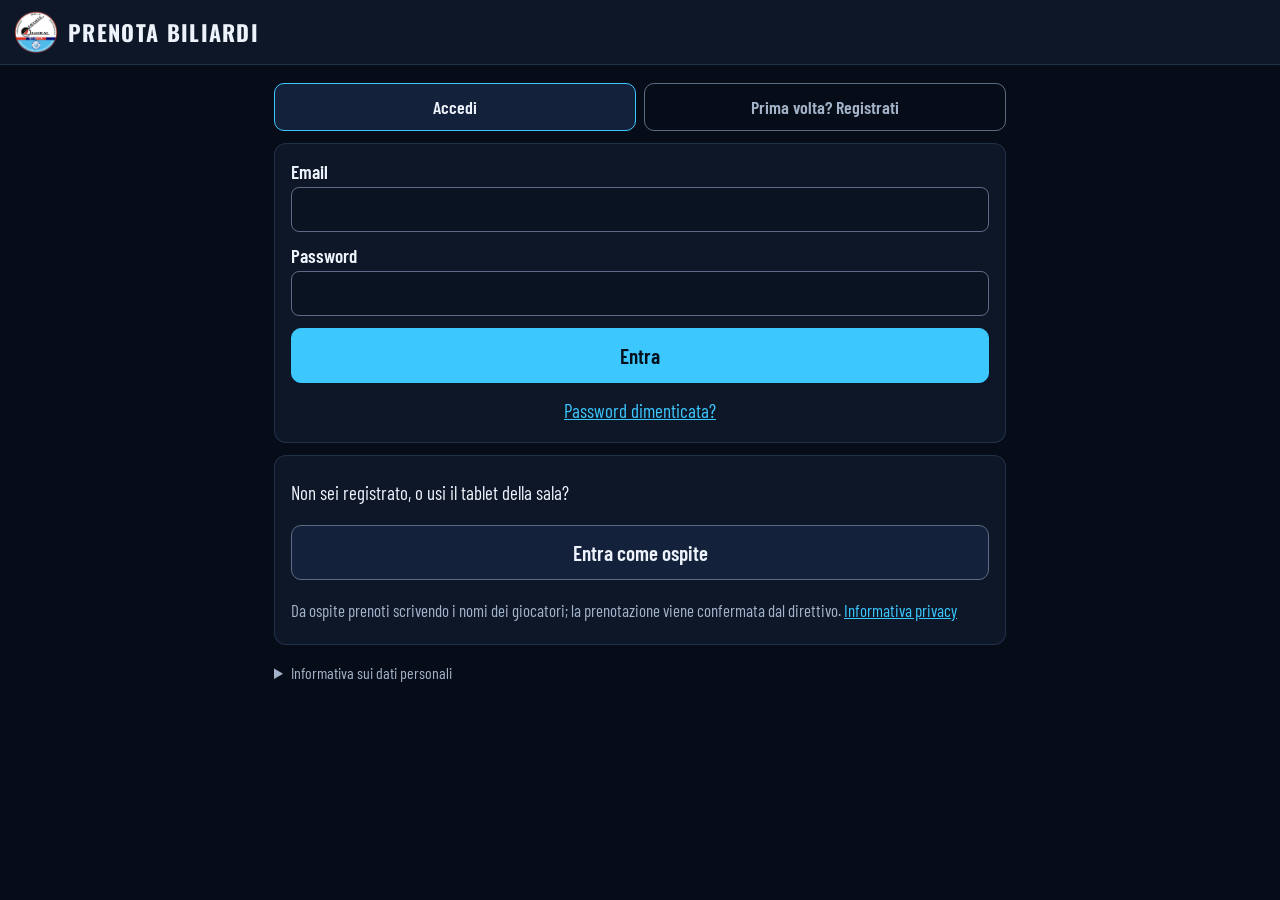
<file: index.html>
<!doctype html>
<html lang="it">
<head>
<meta charset="utf-8">
<meta name="viewport" content="width=device-width,initial-scale=1,viewport-fit=cover">
<title>Prenota 2P · Biliardo Seconda Passione</title>
<meta name="description" content="Prenotazione dei biliardi del Biliardo Seconda Passione">
<link rel="icon" href="img/logo.png">
<link rel="manifest" href="manifest.webmanifest">
<meta name="theme-color" content="#070d18">
<link rel="apple-touch-icon" href="img/icona-180.png?v=3">
<meta name="mobile-web-app-capable" content="yes">
<meta name="apple-mobile-web-app-capable" content="yes">
<meta name="apple-mobile-web-app-status-bar-style" content="black">
<meta name="apple-mobile-web-app-title" content="Prenota 2P">
<link rel="preconnect" href="https://fonts.gstatic.com" crossorigin>
<link rel="stylesheet" href="https://fonts.googleapis.com/css2?family=Barlow+Condensed:wght@500;600;700&family=Oswald:wght@600;700&display=swap">
<link rel="stylesheet" href="css/prenota.css?v=2026112502">
<link rel="stylesheet" href="css/statistiche.css?v=2026112502">
</head>
<body>
<header class="testata">
  <img src="img/logo-96.png" alt="" width="44" height="44">
  <div class="titoli">
    <div class="titolo">Prenota biliardi</div>
    <div id="oggi" class="sotto"></div>
  </div>
  <!-- nome dell'utente (o «Ospite») con la tendina: Esci per i soci, Login / Registrati per gli ospiti -->
  <div class="menu-utente destra">
    <button id="utente" class="sotto" type="button" aria-haspopup="menu" aria-expanded="false" aria-controls="tendina-utente" hidden></button>
    <div id="tendina-utente" class="tendina" role="menu" hidden>
      <button type="button" role="menuitem" data-voce="accedi">Login / Registrati</button>
      <button type="button" role="menuitem" data-voce="esci">Esci</button>
    </div>
  </div>
</header>

<!-- ============ accesso / registrazione ============ -->
<main id="accesso" class="wrap" hidden>
  <div class="scegli-accesso">
    <button class="attivo" data-vai="accedi">Accedi</button>
    <button data-vai="registrati">Prima volta? Registrati</button>
  </div>
  <form id="form-accedi" class="pannello">
    <label>Email <input name="email" type="email" autocomplete="username" required></label>
    <label>Password <input name="pw" type="password" autocomplete="current-password" required></label>
    <button class="btn primario grande" type="submit">Entra</button>
    <button class="link" type="button" id="pw-dimenticata">Password dimenticata?</button>
  </form>
  <div class="pannello">
    <p>Non sei registrato, o usi il tablet della sala?</p>
    <button class="btn grande" type="button" id="entra-ospite">Entra come ospite</button>
    <p class="meta">Da ospite prenoti scrivendo i nomi dei giocatori; la prenotazione viene confermata dal direttivo.
      <a href="privacy.html">Informativa privacy</a></p>
  </div>
  <form id="form-registrati" class="pannello" hidden>
    <p>Registrati con la tua email. Il direttivo controlla che tu sia socio e abilita l'utenza: poi potrai prenotare.</p>
    <label>Nome e cognome <input name="nome" autocomplete="name" maxlength="60" required></label>
    <label>Email <input name="email" type="email" autocomplete="username" required></label>
    <label>Scegli una password (almeno 6 caratteri) <input name="pw" type="password" autocomplete="new-password" minlength="6" required></label>
    <label>Ripeti la password <input name="pw2" type="password" autocomplete="new-password" minlength="6" required></label>
    <label>Il tuo livello di gioco <select name="livello"></select></label>
    <label class="spunta"><input type="checkbox" required> Ho letto l'informativa qui sotto</label>
    <button class="btn primario grande" type="submit">Invia la richiesta</button>
  </form>
  <details class="privacy">
    <summary>Informativa sui dati personali</summary>
    <p>L'ASD Biliardo Seconda Passione conserva nome, cognome, email e livello di gioco dei soci, e le loro prenotazioni,
      solo per gestire l'uso dei biliardi. Nome e prenotazioni sono visibili agli altri soci abilitati; l'email solo al direttivo.
      I dati sono custoditi su Google Firebase (server in Belgio). Per farli correggere o cancellare scrivi al direttivo.
      <a href="privacy.html">Leggi l'informativa completa</a>.</p>
  </details>
</main>

<!-- utenza senza scheda socio -->
<main id="completa" class="wrap" hidden>
  <form id="form-completa" class="pannello">
    <h2>Completa la registrazione</h2>
    <label>Nome e cognome <input name="nome" autocomplete="name" maxlength="60" required></label>
    <label>Il tuo livello di gioco <select name="livello"></select></label>
    <button class="btn primario grande" type="submit">Invia la richiesta</button>
    <button class="btn esci" type="button">Esci</button>
  </form>
</main>

<!-- in attesa di approvazione -->
<main id="attesa" class="wrap" hidden>
  <div class="pannello">
    <h2>Richiesta inviata</h2>
    <p>Ciao <b id="attesa-nome"></b>, la tua richiesta è arrivata al direttivo.
      Appena verrà approvata potrai prenotare i biliardi.</p>
    <button class="btn primario grande" id="ricontrolla">Ricontrolla</button>
    <button class="btn esci" type="button">Esci</button>
  </div>
</main>

<!-- ============ app ============ -->
<div id="app" hidden>
  <nav>
    <button class="attivo" data-tab="tab-oggi">Prenota</button>
    <button data-tab="tab-bacheca" data-solo-soci>Avversari <span id="conta-bacheca" class="conta" hidden></span></button>
    <button data-tab="tab-stat" data-solo-soci>Statistiche</button>
    <button data-tab="tab-profilo">Profilo</button>
    <button data-tab="tab-soci" id="tab-soci-btn" data-solo-soci hidden>Admin <span id="conta-soci" class="conta" hidden></span></button>
  </nav>

  <main class="wrap">
    <section id="tab-oggi" class="tab">
      <div class="scegli-giorno">
        <button data-giorno="" id="giorno-oggi">Oggi</button>
        <button data-giorno="" id="giorno-domani">Domani</button>
      </div>
      <p class="avviso">Tocca uno spazio <b>verde</b>: si prenotano 2 ore, poi puoi allungare, accorciare o spostare.</p>
      <p class="meta">Le partite che iniziano prima delle 13 si prenotano dalle 21 della sera prima; quelle dalle 13 alle 22, dalle 9 del giorno stesso.</p>
      <p id="avviso-padrini" class="avviso padrini" hidden></p>
      <div class="legenda">
        <span class="lg libera">Libero</span>
        <span class="lg passata">Libero, orario già passato</span>
        <span class="lg presto">Non ancora prenotabile</span>
        <span class="lg aperta">Cerca avversario</span>
        <span class="lg confermata">Prenotato</span>
        <span class="lg da_confermare">Da confermare</span>
        <span class="lg mia">La tua</span>
      </div>
      <div id="griglia"></div>
    </section>

    <section id="tab-bacheca" class="tab" hidden>
      <h2>Cercano un avversario oggi</h2>
      <ul id="bacheca" class="schede"></ul>
    </section>

    <!-- statistiche: «Circolo» senza nomi, «Le mie» visibili solo al socio collegato -->
    <section id="tab-stat" class="tab" hidden>
      <div class="comandi">
        <div class="segmenti" role="group" aria-label="Di chi" id="vista">
          <button data-vista="circolo" class="attivo">Circolo</button>
          <button data-vista="mie">Le mie</button>
        </div>
        <div class="segmenti" role="group" aria-label="Periodo" id="periodi">
          <button data-tipo="settimana">Settimana</button>
          <button data-tipo="mese" class="attivo">Mese</button>
          <button data-tipo="anno">Anno</button>
        </div>
        <div class="naviga">
          <button class="btn piccolo" id="prec" aria-label="Periodo precedente">◀</button>
          <b id="periodo-etichetta"></b>
          <button class="btn piccolo" id="succ" aria-label="Periodo successivo">▶</button>
        </div>
        <button class="btn piccolo" id="csv">Scarica CSV (Excel)</button>
      </div>
      <p id="carico" class="meta">Carico i dati…</p>
      <div class="tiles" id="tiles"></div>
      <div class="carta">
        <h2><span id="titolo-andamento">Ore prenotate</span> <span class="meta" id="andamento-unita"></span></h2>
        <div id="andamento" class="barre"></div>
      </div>
      <div class="due">
        <div class="carta">
          <h2 id="titolo-biliardo">Per biliardo</h2>
          <div id="per-biliardo"></div>
        </div>
        <div class="carta">
          <h2>Tipo di partita</h2>
          <div id="per-tipo"></div>
        </div>
      </div>
      <div class="carta">
        <h2 id="titolo-mappa">Quando si gioca</h2>
        <p class="meta" id="nota-mappa"></p>
        <div id="mappa" class="mappa-box"></div>
      </div>
      <div class="due" id="solo-mie" hidden>
        <div class="carta">
          <h2>I miei avversari</h2>
          <div id="top"></div>
        </div>
        <div class="carta">
          <h2>Le mie richieste «Cerco avversario»</h2>
          <div id="cerco"></div>
        </div>
      </div>
      <p class="meta" id="nota-fondo"></p>
    </section>

    <section id="tab-profilo" class="tab" hidden>
      <div id="profilo-ospite" class="pannello" hidden>
        <h2>Sei entrato come ospite</h2>
        <p>Le tue prenotazioni restano su questo dispositivo e vengono confermate dal direttivo.
          Se sei socio, esci e registrati: potrai cercare avversari.</p>
      </div>
      <form id="form-profilo" class="pannello">
        <h2>Il tuo profilo</h2>
        <label>Nome <input name="nome" disabled></label>
        <label>Email <input name="email" disabled></label>
        <label>Livello di gioco <select name="livello"></select></label>
        <button class="btn primario" type="submit">Salva</button>
      </form>
      <div class="pannello">
        <button class="btn" id="cambia-pw" type="button">Cambia password</button>
        <a class="btn" href="manuale.html">Come si usa</a>
        <a class="btn" href="privacy.html">Informativa privacy</a>
        <button class="btn" id="esci" type="button">Esci</button>
      </div>
    </section>

    <section id="tab-soci" class="tab" hidden>
      <h2>Prenotazioni da confermare</h2>
      <ul id="da-confermare" class="schede"></ul>
      <h2>Nuovi soci da approvare</h2>
      <ul id="soci-attesa" class="schede"></ul>
      <h2>Soci</h2>
      <ul id="soci-elenco" class="schede"></ul>
      <h2>Conservazione dei dati</h2>
      <div class="pannello">
        <p>Togli i nomi dalle prenotazioni più vecchie di
          <select id="anon-mesi"><option value="12">12 mesi</option><option value="24" selected>24 mesi</option><option value="36">36 mesi</option></select>.
          Restano biliardo, giorno, orario e tipo di partita, quindi le statistiche non cambiano.</p>
        <button class="btn" type="button" id="anonimizza">Togli i nomi dalle prenotazioni vecchie</button>
        <p class="meta">Per cancellare un socio uscito dal circolo usa «Cancella» nella sua scheda qui sopra.</p>
      </div>
    </section>
  </main>
</div>

<!-- barra della selezione: sposta, cambia durata, avanti -->
<div id="barra-sel" hidden>
  <div class="sel-info"><b id="sel-titolo"></b> · <span id="sel-durata"></span></div>
  <div id="sel-errore" class="sel-errore"></div>
  <div class="sel-pulsanti">
    <span class="sel-gruppo">Orario <button class="btn piccolo" data-sel="prima" aria-label="Mezz'ora prima">▲ prima</button><button class="btn piccolo" data-sel="dopo" aria-label="Mezz'ora dopo">▼ dopo</button></span>
    <span class="sel-gruppo">Durata <button class="btn piccolo" data-sel="meno" aria-label="Mezz'ora in meno">−</button><button class="btn piccolo" data-sel="piu" aria-label="Mezz'ora in più">+</button></span>
  </div>
  <div class="riga">
    <button class="btn primario" data-sel="avanti" id="sel-avanti">Avanti</button>
    <button class="btn" data-sel="annulla">Annulla</button>
  </div>
</div>

<!-- nuova prenotazione -->
<dialog id="dlg-prenota">
  <form id="form-prenota">
    <h3 id="prenota-titolo"></h3>
    <div id="prenota-soci" class="colonna">
      <fieldset>
        <legend>Con chi giochi?</legend>
        <label class="spunta"><input type="radio" name="modo" value="persona" checked> Con un'altra persona</label>
        <label class="spunta"><input type="radio" name="modo" value="solo"> Da solo</label>
        <label class="spunta"><input type="radio" name="modo" value="cerca"> <b>Cerco un avversario</b></label>
      </fieldset>
      <div data-modo="persona" class="colonna">
        <label>Nome dell'avversario <input name="avversario" list="elenco-soci" maxlength="60" autocomplete="off" placeholder="scrivi o scegli un socio"></label>
        <datalist id="elenco-soci"></datalist>
        <label class="spunta"><input type="checkbox" name="nonSocio"> Non è socio (ospite)</label>
      </div>
      <div data-modo="cerca" hidden class="colonna">
        <label>Il tuo livello <select name="livello"></select></label>
        <label>Nota (facoltativa) <input name="nota" maxlength="120" placeholder="es. sono nuovo, cerco una partita tranquilla"></label>
        <p class="meta">Se nessuno si aggiunge, 3 ore prima dell'inizio il biliardo si libera da solo.</p>
      </div>
    </div>
    <div id="prenota-ospite" class="colonna" hidden>
      <label>Il tuo nome e cognome <input name="nomeOspite" maxlength="60" autocomplete="off"></label>
      <label>Nome dell'avversario <input name="avversarioOspite" maxlength="60" autocomplete="off"></label>
      <label class="spunta"><input type="checkbox" name="solo"> Gioco da solo</label>
      <p class="meta">La prenotazione sarà confermata dal direttivo.</p>
    </div>
    <div class="riga">
      <button class="btn primario grande" type="submit">Prenota</button>
      <button class="btn" type="button" id="prenota-annulla">Indietro</button>
    </div>
  </form>
</dialog>

<!-- dettaglio prenotazione -->
<dialog id="dlg-dettaglio">
  <div id="dettaglio"></div>
  <div id="dettaglio-azioni" class="riga a-capo"></div>
</dialog>

<!-- conferma -->
<dialog id="dlg-chiedi">
  <p id="chiedi-testo" class="grande"></p>
  <div class="riga"><button class="btn primario" id="chiedi-si"></button><button class="btn" id="chiedi-no"></button></div>
</dialog>

<div id="suggerimento" role="tooltip" hidden></div>
<div id="toast" role="status" aria-live="polite"></div>

<script src="js/config.js?v=2026112502"></script>
<script src="js/util.js?v=2026112502"></script>
<script src="js/dati.js?v=2026112502"></script>
<script src="js/griglia.js?v=2026112502"></script>
<script src="js/prenotazione.js?v=2026112502"></script>
<script src="js/bacheca.js?v=2026112502"></script>
<script src="js/soci.js?v=2026112502"></script>
<script src="js/statistiche.js?v=2026112502"></script>
<script src="js/avvio.js?v=2026112502"></script>
</body>
</html>
</file>
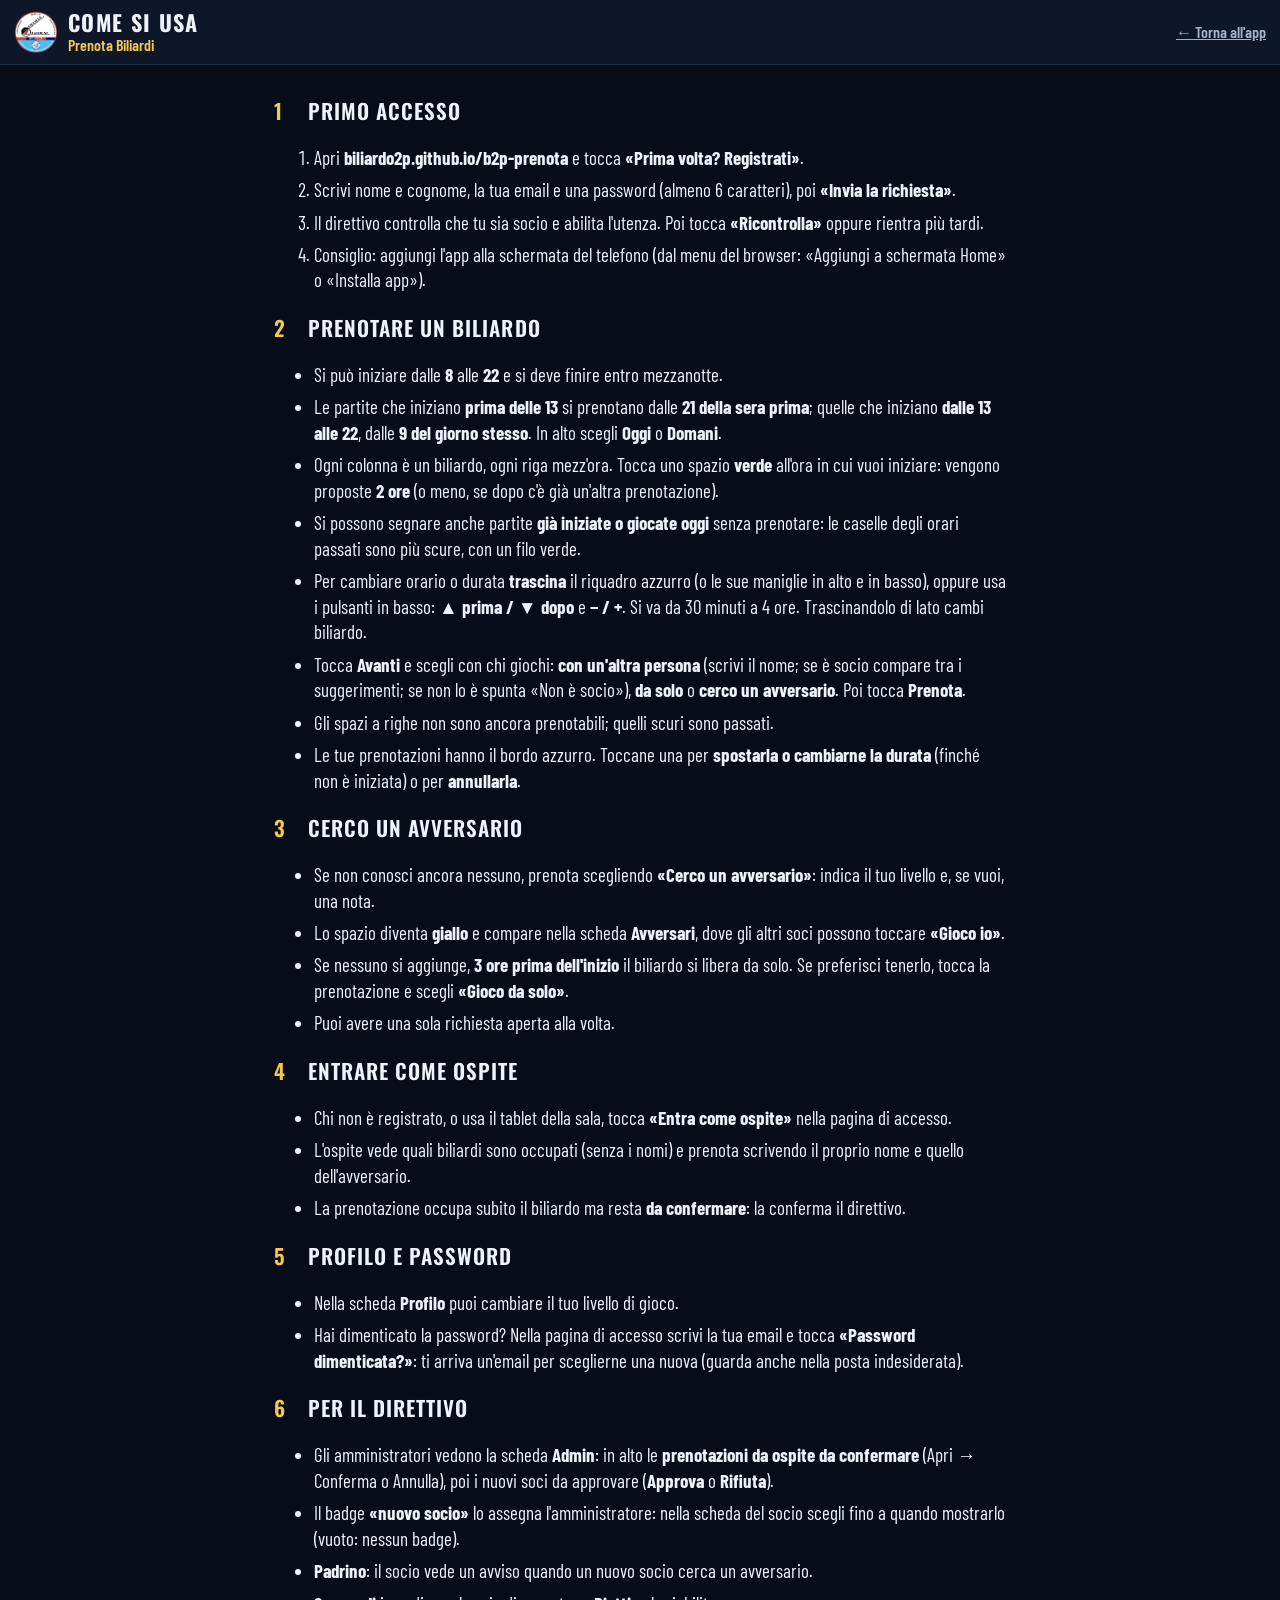
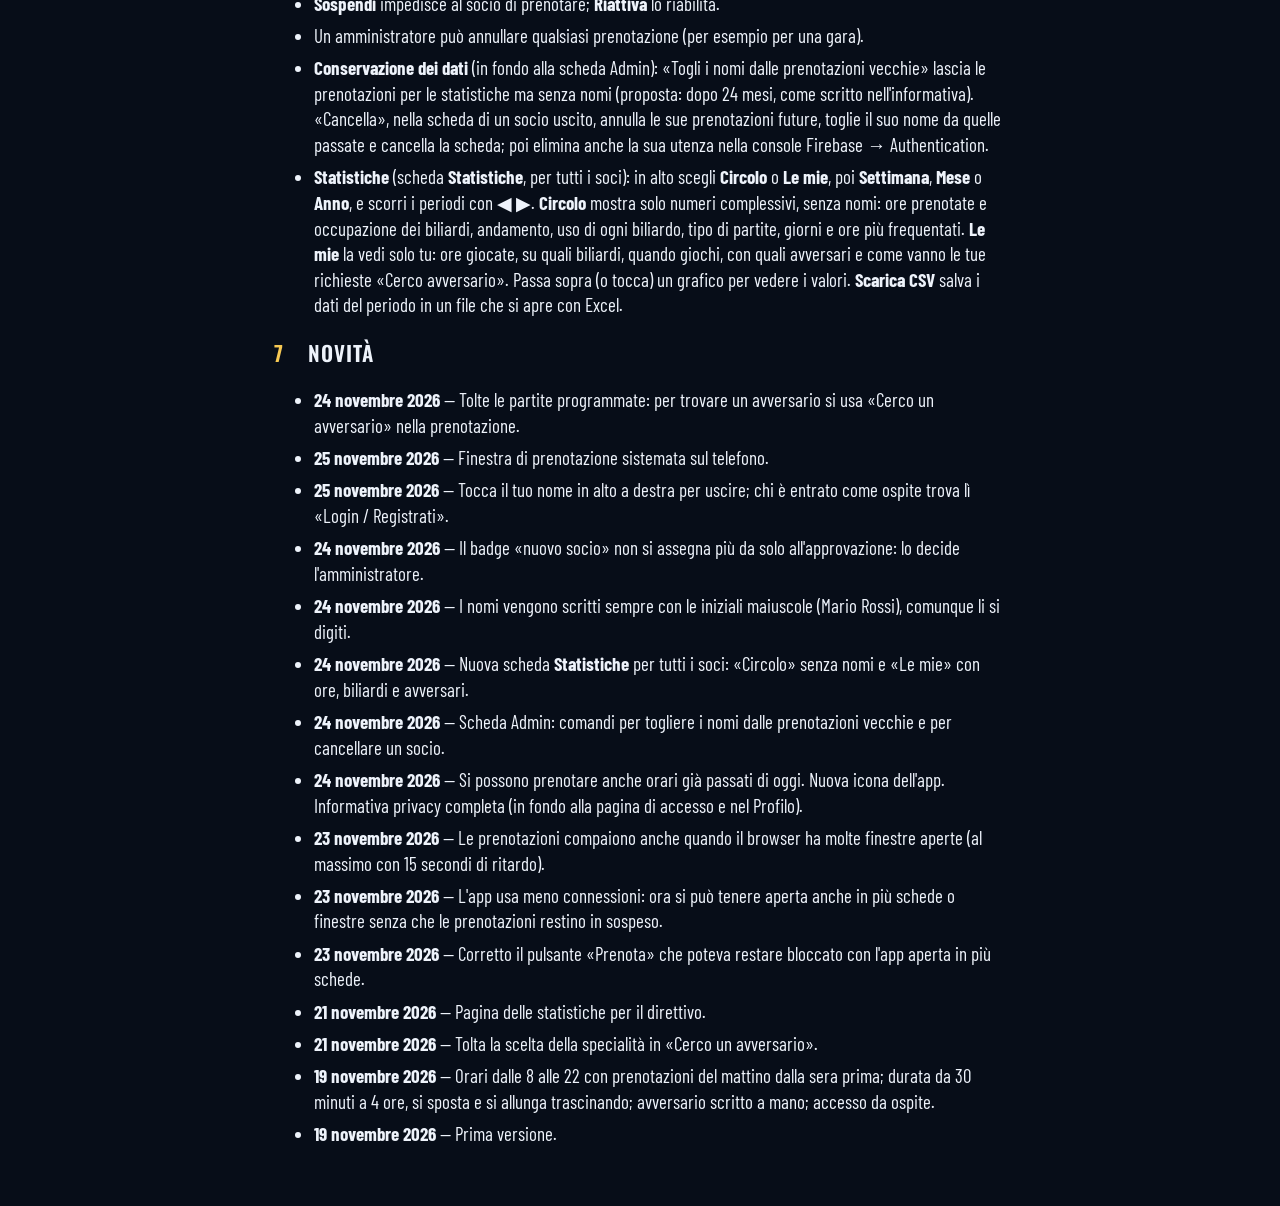
<file: manuale.html>
<!doctype html>
<html lang="it">
<head>
<meta charset="utf-8">
<meta name="viewport" content="width=device-width,initial-scale=1,viewport-fit=cover">
<title>Come si usa · Prenota 2P</title>
<link rel="icon" href="img/logo.png">
<link rel="preconnect" href="https://fonts.gstatic.com" crossorigin>
<link rel="stylesheet" href="https://fonts.googleapis.com/css2?family=Barlow+Condensed:wght@500;600;700&family=Oswald:wght@600;700&display=swap">
<link rel="stylesheet" href="css/prenota.css?v=2026112502">
<style>
  .manuale li{margin:.35em 0;line-height:1.35}
  .manuale h2 .n{display:inline-block;min-width:1.6em;color:var(--gold)}
  .manuale a{color:var(--home)}
</style>
</head>
<body>
<header class="testata">
  <img src="img/logo-96.png" alt="" width="44" height="44">
  <div class="titoli"><div class="titolo">Come si usa</div><div class="sotto">Prenota biliardi</div></div>
  <a class="sotto destra" href="./">← Torna all'app</a>
</header>
<main class="wrap manuale">

<h2><span class="n">1</span>Primo accesso</h2>
<ol>
  <li>Apri <b>biliardo2p.github.io/b2p-prenota</b> e tocca <b>«Prima volta? Registrati»</b>.</li>
  <li>Scrivi nome e cognome, la tua email e una password (almeno 6 caratteri), poi <b>«Invia la richiesta»</b>.</li>
  <li>Il direttivo controlla che tu sia socio e abilita l'utenza. Poi tocca <b>«Ricontrolla»</b> oppure rientra più tardi.</li>
  <li>Consiglio: aggiungi l'app alla schermata del telefono (dal menu del browser: «Aggiungi a schermata Home» o «Installa app»).</li>
</ol>

<h2><span class="n">2</span>Prenotare un biliardo</h2>
<ul>
  <li>Si può iniziare dalle <b>8</b> alle <b>22</b> e si deve finire entro mezzanotte.</li>
  <li>Le partite che iniziano <b>prima delle 13</b> si prenotano dalle <b>21 della sera prima</b>; quelle che iniziano <b>dalle 13 alle 22</b>, dalle <b>9 del giorno stesso</b>.
    In alto scegli <b>Oggi</b> o <b>Domani</b>.</li>
  <li>Ogni colonna è un biliardo, ogni riga mezz'ora. Tocca uno spazio <b>verde</b> all'ora in cui vuoi iniziare: vengono proposte <b>2 ore</b> (o meno, se dopo c'è già un'altra prenotazione).</li>
  <li>Si possono segnare anche partite <b>già iniziate o giocate oggi</b> senza prenotare: le caselle degli orari passati sono più scure, con un filo verde.</li>
  <li>Per cambiare orario o durata <b>trascina</b> il riquadro azzurro (o le sue maniglie in alto e in basso), oppure usa i pulsanti in basso: <b>▲ prima / ▼ dopo</b> e <b>− / +</b>. Si va da 30 minuti a 4 ore. Trascinandolo di lato cambi biliardo.</li>
  <li>Tocca <b>Avanti</b> e scegli con chi giochi: <b>con un'altra persona</b> (scrivi il nome; se è socio compare tra i suggerimenti; se non lo è spunta «Non è socio»), <b>da solo</b> o <b>cerco un avversario</b>. Poi tocca <b>Prenota</b>.</li>
  <li>Gli spazi a righe non sono ancora prenotabili; quelli scuri sono passati.</li>
  <li>Le tue prenotazioni hanno il bordo azzurro. Toccane una per <b>spostarla o cambiarne la durata</b> (finché non è iniziata) o per <b>annullarla</b>.</li>
</ul>

<h2><span class="n">3</span>Cerco un avversario</h2>
<ul>
  <li>Se non conosci ancora nessuno, prenota scegliendo <b>«Cerco un avversario»</b>: indica il tuo livello e, se vuoi, una nota.</li>
  <li>Lo spazio diventa <b>giallo</b> e compare nella scheda <b>Avversari</b>, dove gli altri soci possono toccare <b>«Gioco io»</b>.</li>
  <li>Se nessuno si aggiunge, <b>3 ore prima dell'inizio</b> il biliardo si libera da solo. Se preferisci tenerlo, tocca la prenotazione e scegli <b>«Gioco da solo»</b>.</li>
  <li>Puoi avere una sola richiesta aperta alla volta.</li>
</ul>

<h2><span class="n">4</span>Entrare come ospite</h2>
<ul>
  <li>Chi non è registrato, o usa il tablet della sala, tocca <b>«Entra come ospite»</b> nella pagina di accesso.</li>
  <li>L'ospite vede quali biliardi sono occupati (senza i nomi) e prenota scrivendo il proprio nome e quello dell'avversario.</li>
  <li>La prenotazione occupa subito il biliardo ma resta <b>da confermare</b>: la conferma il direttivo.</li>
</ul>

<h2><span class="n">5</span>Profilo e password</h2>
<ul>
  <li>Nella scheda <b>Profilo</b> puoi cambiare il tuo livello di gioco.</li>
  <li>Hai dimenticato la password? Nella pagina di accesso scrivi la tua email e tocca <b>«Password dimenticata?»</b>: ti arriva un'email per sceglierne una nuova (guarda anche nella posta indesiderata).</li>
</ul>

<h2><span class="n">6</span>Per il direttivo</h2>
<ul>
  <li>Gli amministratori vedono la scheda <b>Admin</b>: in alto le <b>prenotazioni da ospite da confermare</b> (Apri → Conferma o Annulla), poi i nuovi soci da approvare (<b>Approva</b> o <b>Rifiuta</b>).</li>
  <li>Il badge <b>«nuovo socio»</b> lo assegna l'amministratore: nella scheda del socio scegli fino a quando mostrarlo (vuoto: nessun badge).</li>
  <li><b>Padrino</b>: il socio vede un avviso quando un nuovo socio cerca un avversario.</li>
  <li><b>Sospendi</b> impedisce al socio di prenotare; <b>Riattiva</b> lo riabilita.</li>
  <li>Un amministratore può annullare qualsiasi prenotazione (per esempio per una gara).</li>
  <li><b>Conservazione dei dati</b> (in fondo alla scheda Admin): «Togli i nomi dalle prenotazioni vecchie» lascia le prenotazioni per le statistiche ma senza nomi (proposta: dopo 24 mesi, come scritto nell'informativa). «Cancella», nella scheda di un socio uscito, annulla le sue prenotazioni future, toglie il suo nome da quelle passate e cancella la scheda; poi elimina anche la sua utenza nella console Firebase → Authentication.</li>
  <li><b>Statistiche</b> (scheda <b>Statistiche</b>, per tutti i soci): in alto scegli <b>Circolo</b> o <b>Le mie</b>, poi <b>Settimana</b>, <b>Mese</b> o <b>Anno</b>, e scorri i periodi con ◀ ▶. <b>Circolo</b> mostra solo numeri complessivi, senza nomi: ore prenotate e occupazione dei biliardi, andamento, uso di ogni biliardo, tipo di partite, giorni e ore più frequentati. <b>Le mie</b> la vedi solo tu: ore giocate, su quali biliardi, quando giochi, con quali avversari e come vanno le tue richieste «Cerco avversario». Passa sopra (o tocca) un grafico per vedere i valori. <b>Scarica CSV</b> salva i dati del periodo in un file che si apre con Excel.</li>
</ul>

<h2 id="novita"><span class="n">7</span>Novità</h2>
<ul>
  <li><b>24 novembre 2026</b> — Tolte le partite programmate: per trovare un avversario si usa «Cerco un avversario» nella prenotazione.</li>
  <li><b>25 novembre 2026</b> — Finestra di prenotazione sistemata sul telefono.</li>
  <li><b>25 novembre 2026</b> — Tocca il tuo nome in alto a destra per uscire; chi è entrato come ospite trova lì «Login / Registrati».</li>
  <li><b>24 novembre 2026</b> — Il badge «nuovo socio» non si assegna più da solo all'approvazione: lo decide l'amministratore.</li>
  <li><b>24 novembre 2026</b> — I nomi vengono scritti sempre con le iniziali maiuscole (Mario Rossi), comunque li si digiti.</li>
  <li><b>24 novembre 2026</b> — Nuova scheda <b>Statistiche</b> per tutti i soci: «Circolo» senza nomi e «Le mie» con ore, biliardi e avversari.</li>
  <li><b>24 novembre 2026</b> — Scheda Admin: comandi per togliere i nomi dalle prenotazioni vecchie e per cancellare un socio.</li>
  <li><b>24 novembre 2026</b> — Si possono prenotare anche orari già passati di oggi. Nuova icona dell'app. Informativa privacy completa (in fondo alla pagina di accesso e nel Profilo).</li>
  <li><b>23 novembre 2026</b> — Le prenotazioni compaiono anche quando il browser ha molte finestre aperte (al massimo con 15 secondi di ritardo).</li>
  <li><b>23 novembre 2026</b> — L'app usa meno connessioni: ora si può tenere aperta anche in più schede o finestre senza che le prenotazioni restino in sospeso.</li>
  <li><b>23 novembre 2026</b> — Corretto il pulsante «Prenota» che poteva restare bloccato con l'app aperta in più schede.</li>
  <li><b>21 novembre 2026</b> — Pagina delle statistiche per il direttivo.</li>
  <li><b>21 novembre 2026</b> — Tolta la scelta della specialità in «Cerco un avversario».</li>
  <li><b>19 novembre 2026</b> — Orari dalle 8 alle 22 con prenotazioni del mattino dalla sera prima; durata da 30 minuti a 4 ore, si sposta e si allunga trascinando; avversario scritto a mano; accesso da ospite.</li>
  <li><b>19 novembre 2026</b> — Prima versione.</li>
</ul>
</main>
</body>
</html>
</file>
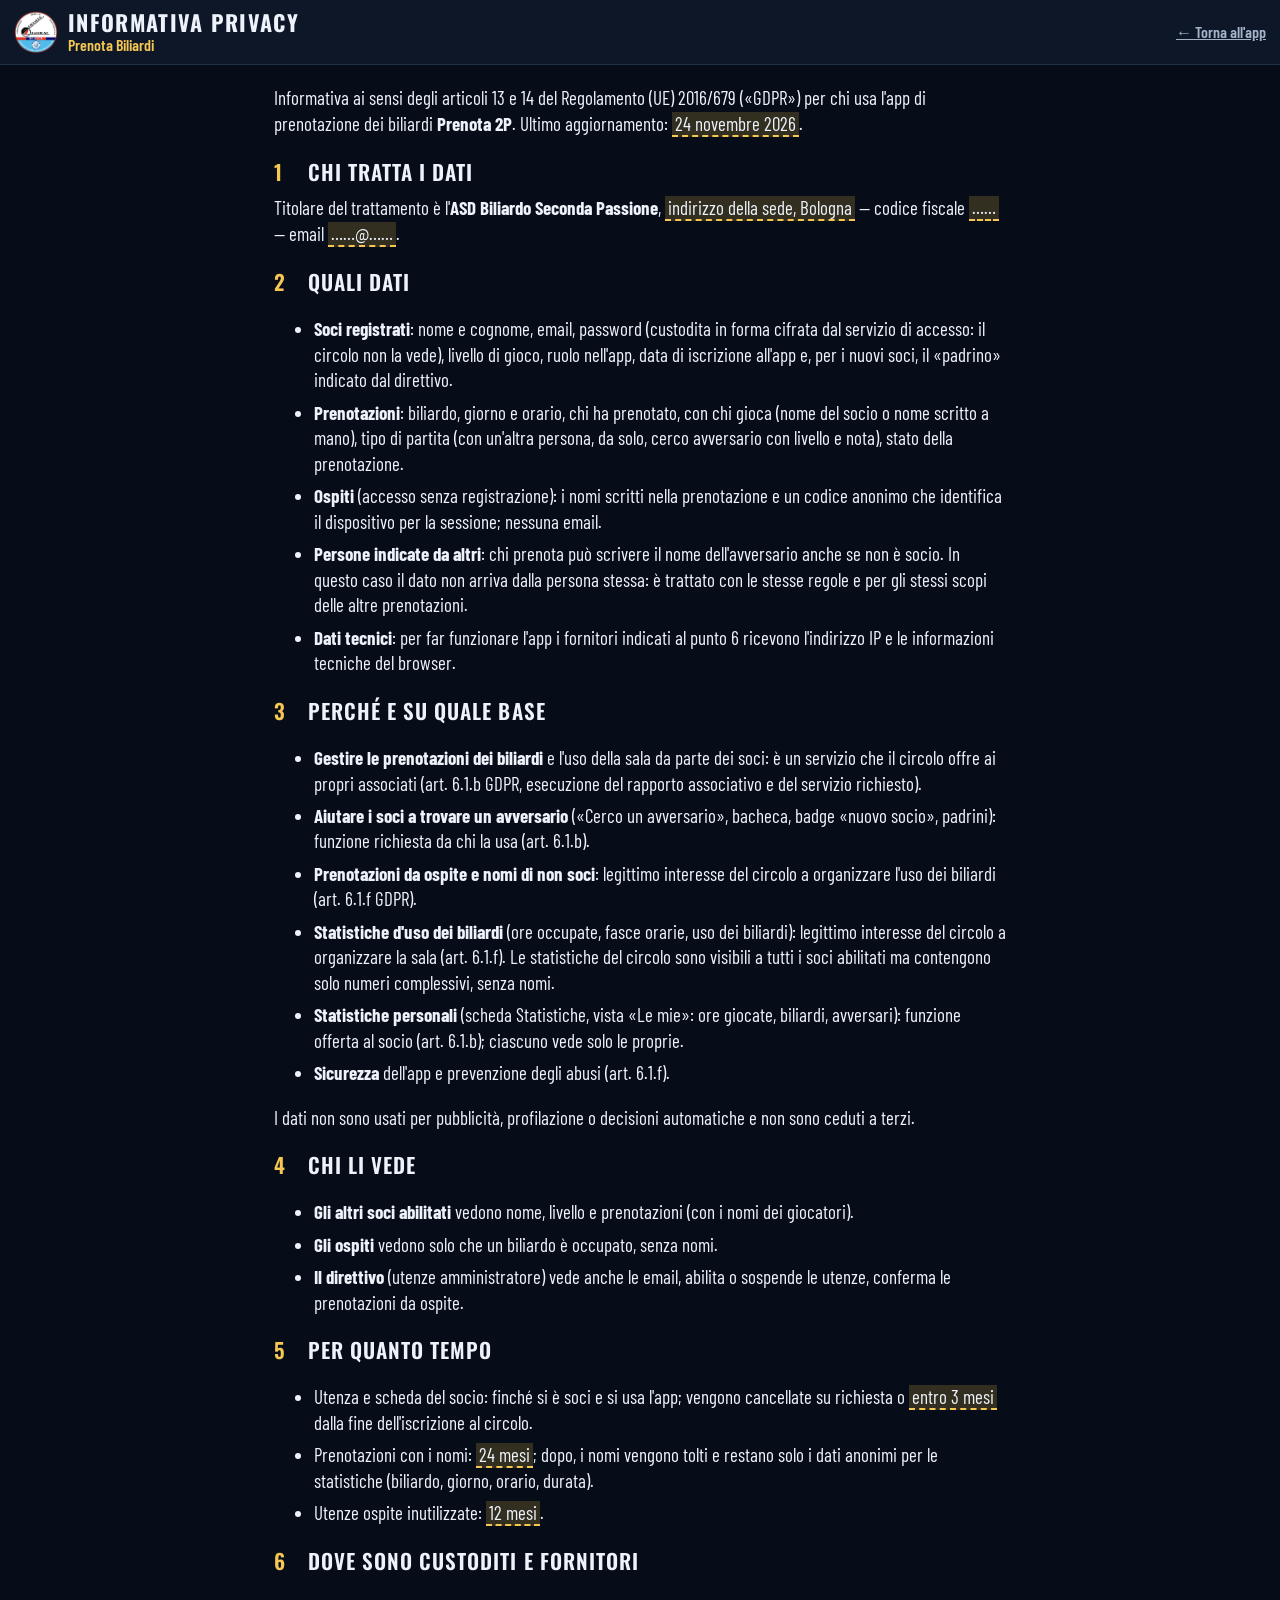
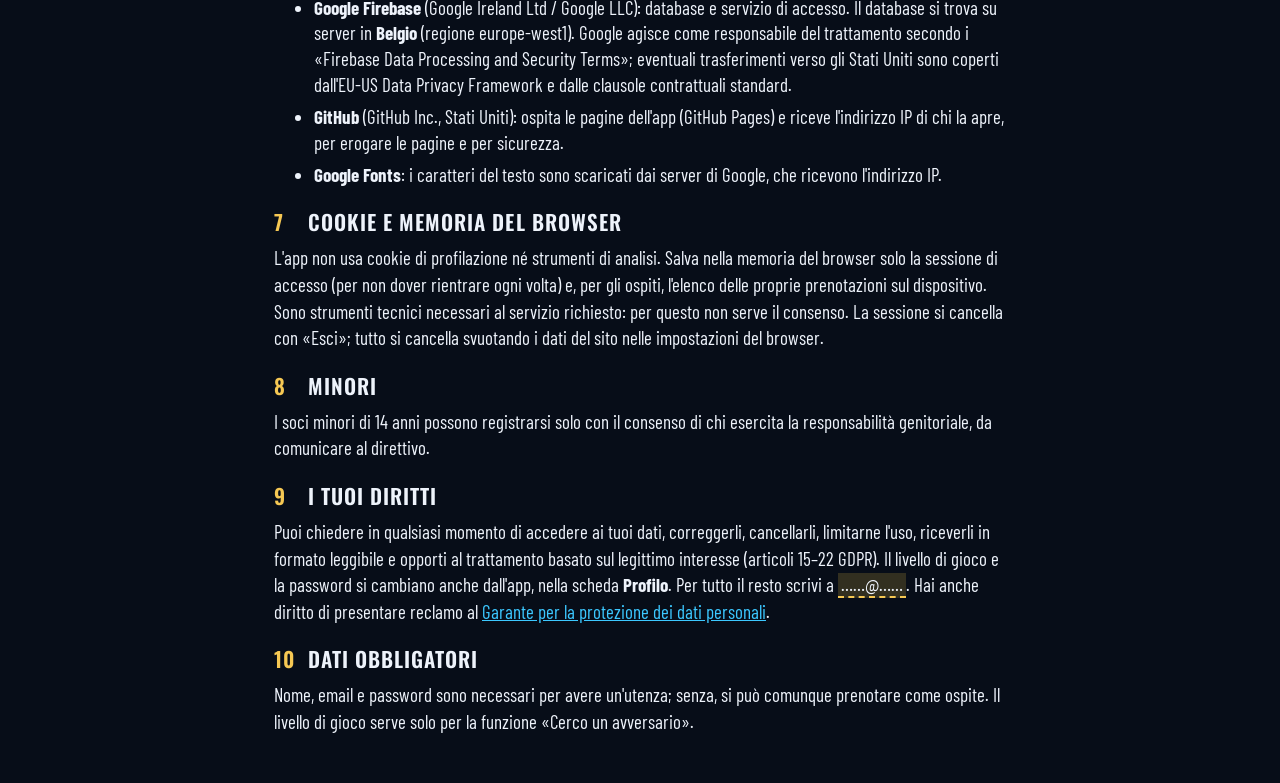
<file: privacy.html>
<!doctype html>
<html lang="it">
<head>
<meta charset="utf-8">
<meta name="viewport" content="width=device-width,initial-scale=1,viewport-fit=cover">
<title>Informativa privacy · Prenota 2P</title>
<link rel="icon" href="img/logo.png">
<link rel="preconnect" href="https://fonts.gstatic.com" crossorigin>
<link rel="stylesheet" href="https://fonts.googleapis.com/css2?family=Barlow+Condensed:wght@500;600;700&family=Oswald:wght@600;700&display=swap">
<link rel="stylesheet" href="css/prenota.css?v=2026112502">
<style>
  .manuale li{margin:.35em 0;line-height:1.35}
  .manuale p{line-height:1.4}
  .manuale h2 .n{display:inline-block;min-width:1.6em;color:var(--gold)}
  .manuale a{color:var(--home)}
  /* parti che il direttivo deve ancora completare: togliere la classe una volta compilate */
  .da-completare{background:rgba(245,197,66,.18);border-bottom:2px dashed var(--gold);padding:0 3px}
</style>
</head>
<body>
<header class="testata">
  <img src="img/logo-96.png" alt="" width="44" height="44">
  <div class="titoli"><div class="titolo">Informativa privacy</div><div class="sotto">Prenota biliardi</div></div>
  <a class="sotto destra" href="./">← Torna all'app</a>
</header>
<main class="wrap manuale">

<p>Informativa ai sensi degli articoli 13 e 14 del Regolamento (UE) 2016/679 («GDPR») per chi usa l'app
  di prenotazione dei biliardi <b>Prenota 2P</b>. Ultimo aggiornamento: <span class="da-completare">24 novembre 2026</span>.</p>

<h2><span class="n">1</span>Chi tratta i dati</h2>
<p>Titolare del trattamento è l'<b>ASD Biliardo Seconda Passione</b>,
  <span class="da-completare">indirizzo della sede, Bologna</span> — codice fiscale <span class="da-completare">……</span> —
  email <span class="da-completare">……@……</span>.</p>

<h2><span class="n">2</span>Quali dati</h2>
<ul>
  <li><b>Soci registrati</b>: nome e cognome, email, password (custodita in forma cifrata dal servizio di accesso: il circolo non la vede),
    livello di gioco, ruolo nell'app, data di iscrizione all'app e, per i nuovi soci, il «padrino» indicato dal direttivo.</li>
  <li><b>Prenotazioni</b>: biliardo, giorno e orario, chi ha prenotato, con chi gioca (nome del socio o nome scritto a mano),
    tipo di partita (con un'altra persona, da solo, cerco avversario con livello e nota), stato della prenotazione.</li>
  <li><b>Ospiti</b> (accesso senza registrazione): i nomi scritti nella prenotazione e un codice anonimo che identifica il dispositivo
    per la sessione; nessuna email.</li>
  <li><b>Persone indicate da altri</b>: chi prenota può scrivere il nome dell'avversario anche se non è socio. In questo caso il dato
    non arriva dalla persona stessa: è trattato con le stesse regole e per gli stessi scopi delle altre prenotazioni.</li>
  <li><b>Dati tecnici</b>: per far funzionare l'app i fornitori indicati al punto 6 ricevono l'indirizzo IP e le informazioni
    tecniche del browser.</li>
</ul>

<h2><span class="n">3</span>Perché e su quale base</h2>
<ul>
  <li><b>Gestire le prenotazioni dei biliardi</b> e l'uso della sala da parte dei soci: è un servizio che il circolo offre
    ai propri associati (art. 6.1.b GDPR, esecuzione del rapporto associativo e del servizio richiesto).</li>
  <li><b>Aiutare i soci a trovare un avversario</b> («Cerco un avversario», bacheca, badge «nuovo socio», padrini):
    funzione richiesta da chi la usa (art. 6.1.b).</li>
  <li><b>Prenotazioni da ospite e nomi di non soci</b>: legittimo interesse del circolo a organizzare l'uso dei biliardi
    (art. 6.1.f GDPR).</li>
  <li><b>Statistiche d'uso dei biliardi</b> (ore occupate, fasce orarie, uso dei biliardi): legittimo interesse del circolo
    a organizzare la sala (art. 6.1.f). Le statistiche del circolo sono visibili a tutti i soci abilitati ma contengono
    solo numeri complessivi, senza nomi.</li>
  <li><b>Statistiche personali</b> (scheda Statistiche, vista «Le mie»: ore giocate, biliardi, avversari): funzione offerta al socio
    (art. 6.1.b); ciascuno vede solo le proprie.</li>
  <li><b>Sicurezza</b> dell'app e prevenzione degli abusi (art. 6.1.f).</li>
</ul>
<p>I dati non sono usati per pubblicità, profilazione o decisioni automatiche e non sono ceduti a terzi.</p>

<h2><span class="n">4</span>Chi li vede</h2>
<ul>
  <li><b>Gli altri soci abilitati</b> vedono nome, livello e prenotazioni (con i nomi dei giocatori).</li>
  <li><b>Gli ospiti</b> vedono solo che un biliardo è occupato, senza nomi.</li>
  <li><b>Il direttivo</b> (utenze amministratore) vede anche le email, abilita o sospende le utenze, conferma le prenotazioni
    da ospite.</li>
</ul>

<h2><span class="n">5</span>Per quanto tempo</h2>
<ul>
  <li>Utenza e scheda del socio: finché si è soci e si usa l'app; vengono cancellate su richiesta o
    <span class="da-completare">entro 3 mesi</span> dalla fine dell'iscrizione al circolo.</li>
  <li>Prenotazioni con i nomi: <span class="da-completare">24 mesi</span>; dopo, i nomi vengono tolti e restano solo i dati
    anonimi per le statistiche (biliardo, giorno, orario, durata).</li>
  <li>Utenze ospite inutilizzate: <span class="da-completare">12 mesi</span>.</li>
</ul>

<h2><span class="n">6</span>Dove sono custoditi e fornitori</h2>
<ul>
  <li><b>Google Firebase</b> (Google Ireland Ltd / Google LLC): database e servizio di accesso. Il database si trova su server
    in <b>Belgio</b> (regione europe-west1). Google agisce come responsabile del trattamento secondo i
    «Firebase Data Processing and Security Terms»; eventuali trasferimenti verso gli Stati Uniti sono coperti dall'EU-US
    Data Privacy Framework e dalle clausole contrattuali standard.</li>
  <li><b>GitHub</b> (GitHub Inc., Stati Uniti): ospita le pagine dell'app (GitHub Pages) e riceve l'indirizzo IP
    di chi la apre, per erogare le pagine e per sicurezza.</li>
  <li><b>Google Fonts</b>: i caratteri del testo sono scaricati dai server di Google, che ricevono l'indirizzo IP.</li>
</ul>

<h2><span class="n">7</span>Cookie e memoria del browser</h2>
<p>L'app non usa cookie di profilazione né strumenti di analisi. Salva nella memoria del browser solo la sessione di accesso
  (per non dover rientrare ogni volta) e, per gli ospiti, l'elenco delle proprie prenotazioni sul dispositivo. Sono strumenti
  tecnici necessari al servizio richiesto: per questo non serve il consenso. La sessione si cancella con «Esci»; tutto si
  cancella svuotando i dati del sito nelle impostazioni del browser.</p>

<h2><span class="n">8</span>Minori</h2>
<p>I soci minori di 14 anni possono registrarsi solo con il consenso di chi esercita la responsabilità genitoriale,
  da comunicare al direttivo.</p>

<h2><span class="n">9</span>I tuoi diritti</h2>
<p>Puoi chiedere in qualsiasi momento di accedere ai tuoi dati, correggerli, cancellarli, limitarne l'uso, riceverli in formato
  leggibile e opporti al trattamento basato sul legittimo interesse (articoli 15–22 GDPR). Il livello di gioco e la password
  si cambiano anche dall'app, nella scheda <b>Profilo</b>. Per tutto il resto scrivi a
  <span class="da-completare">……@……</span>. Hai anche diritto di presentare reclamo al
  <a href="https://www.garanteprivacy.it" target="_blank" rel="noopener">Garante per la protezione dei dati personali</a>.</p>

<h2><span class="n">10</span>Dati obbligatori</h2>
<p>Nome, email e password sono necessari per avere un'utenza; senza, si può comunque prenotare come ospite. Il livello di gioco
  serve solo per la funzione «Cerco un avversario».</p>

</main>
</body>
</html>
</file>
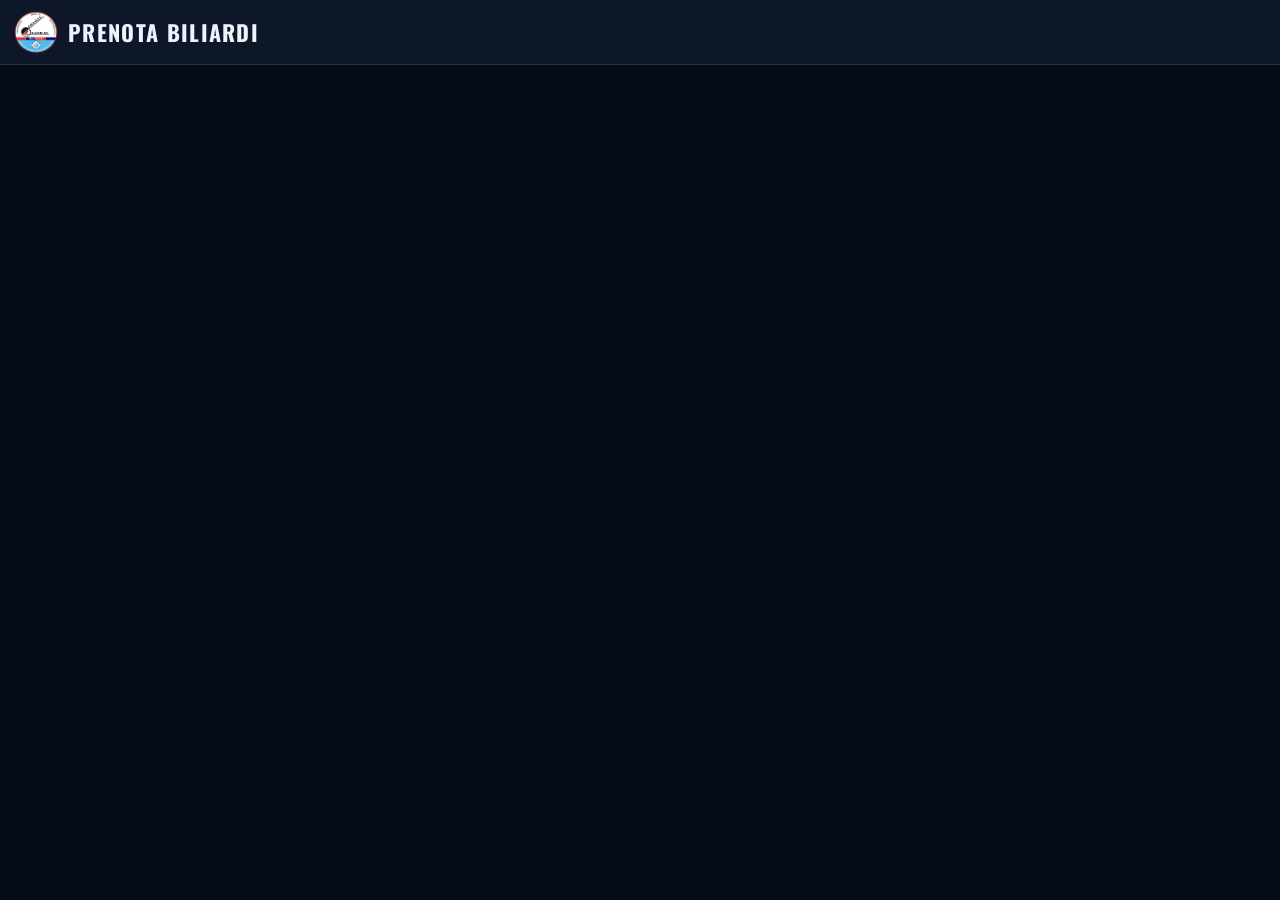
<file: statistiche.html>
<!doctype html>
<html lang="it">
<head>
<meta charset="utf-8">
<title>Statistiche · Prenota 2P</title>
<!-- le statistiche ora sono una scheda dell'app: questo indirizzo resta solo per i vecchi collegamenti -->
<meta http-equiv="refresh" content="0; url=./#statistiche">
</head>
<body><p><a href="./#statistiche">Le statistiche sono nella scheda «Statistiche» dell'app</a></p></body>
</html>
</file>
<file: css/prenota.css>
/* Prenota 2P · prenota.css — Colori e caratteri come il Tabellone Live, testi grandi e pulsanti comodi */
:root{
  --bg:#070d18; --panel:#0d1728; --panel2:#13213a; --line:rgba(150,190,255,.15);
  --ink:#eef3fb; --mute:#a3b3c9; --dim:#5d6c84;
  --home:#3cc8ff; --gold:#f6c853; --ok:#2fbf71; --danger:#ff5a5f;
  --libera:#123a2a; --libera-hover:#1b5a40; --pren:#2a3550;
  --fh:"Oswald","Barlow Condensed","Arial Narrow",sans-serif;
  --fc:"Barlow Condensed","Arial Narrow","Roboto Condensed",sans-serif;
  --riga:2.2rem;
  color-scheme:dark;
}
[hidden]{display:none!important}
*{box-sizing:border-box}
html{background:var(--bg)}
body{margin:0;background:var(--bg);color:var(--ink);font-family:var(--fc);font-size:19px;-webkit-text-size-adjust:100%;
  padding-bottom:env(safe-area-inset-bottom,0px)}
h2{font-family:var(--fh);font-weight:600;font-size:21px;letter-spacing:.05em;text-transform:uppercase;margin:18px 0 8px}
h3{font-family:var(--fh);font-weight:600;font-size:22px;margin:0 0 10px}
p{margin:.4em 0;line-height:1.35}
.wrap{max-width:760px;margin:0 auto;padding:12px max(14px,env(safe-area-inset-left,0px)) 40px}

.testata{display:flex;align-items:center;gap:10px;padding:10px 14px;padding-top:max(10px,env(safe-area-inset-top,0px));
  background:var(--panel);border-bottom:1px solid var(--line)}
.testata img{width:44px;height:44px}
.titolo{font-family:var(--fh);font-weight:700;font-size:22px;letter-spacing:.06em;text-transform:uppercase;line-height:1.1}
.sotto{color:var(--gold);font-weight:600;font-size:16px;text-transform:capitalize}
.destra{margin-left:auto;text-align:right;color:var(--mute);text-transform:none}

nav{display:flex;gap:4px;overflow-x:auto;background:var(--panel);border-bottom:1px solid var(--line);position:sticky;top:0;z-index:5}
nav button{flex:1 0 auto;border:0;background:none;color:var(--mute);font:inherit;font-size:18px;font-weight:600;padding:12px 8px;
  border-bottom:3px solid transparent;cursor:pointer}
nav button.attivo{color:var(--ink);border-color:var(--home)}
.conta{display:inline-block;min-width:1.4em;padding:0 .35em;border-radius:999px;background:var(--gold);color:#111;font-size:15px;text-align:center}

.pannello{background:var(--panel);border:1px solid var(--line);border-radius:12px;padding:16px;display:grid;gap:12px;margin-bottom:12px}
label{display:grid;gap:4px;font-weight:600}
input,select{font:inherit;font-size:19px;padding:10px;border-radius:8px;border:1px solid var(--dim);background:#0a1322;color:var(--ink);width:100%}
input:disabled{opacity:.7}
.spunta{display:flex;align-items:center;gap:10px;font-weight:500}
.spunta input{width:24px;height:24px;flex:none}
fieldset{border:1px solid var(--line);border-radius:10px;display:grid;gap:8px;padding:10px 12px}
legend{font-weight:600;padding:0 4px}
.colonna{display:grid;gap:12px}

.btn{display:inline-block;font:inherit;font-size:19px;font-weight:600;padding:12px 18px;border-radius:10px;border:1px solid var(--dim);
  background:var(--panel2);color:var(--ink);cursor:pointer;text-decoration:none;text-align:center}
.btn.primario{background:var(--home);border-color:var(--home);color:#04111d}
.btn.pericolo{border-color:var(--danger);color:var(--danger);background:none}
.btn.grande{width:100%;padding:14px}
.btn.piccolo{font-size:16px;padding:6px 10px}
.btn:disabled{opacity:.5}
.btn:focus-visible,button:focus-visible{outline:2px solid var(--gold);outline-offset:2px}
.link{background:none;border:0;color:var(--home);font:inherit;text-decoration:underline;cursor:pointer;padding:4px}
.riga{display:flex;gap:10px;align-items:center;flex-wrap:wrap}
.meta{color:var(--mute);font-size:17px}
.nota{font-style:italic}
.grande{font-size:21px}
.badge{display:inline-block;background:var(--gold);color:#111;font-size:14px;font-weight:700;padding:0 .45em;border-radius:999px;vertical-align:2px}

.scegli-accesso{display:flex;gap:8px;margin:6px 0 12px}
.scegli-accesso button{flex:1;font:inherit;font-size:18px;font-weight:600;padding:12px;border-radius:10px;border:1px solid var(--dim);background:none;color:var(--mute);cursor:pointer}
.scegli-accesso button.attivo{background:var(--panel2);color:var(--ink);border-color:var(--home)}
.privacy{color:var(--mute);font-size:16px}
.privacy summary{cursor:pointer;padding:6px 0}

/* griglia */
.avviso{background:var(--libera);border-radius:10px;padding:10px 12px}
.avviso.chiuso{background:#3a2f10;color:var(--gold)}
.avviso.padrini{background:#2a2410;border:1px solid var(--gold)}
.legenda{display:flex;flex-wrap:wrap;gap:6px 14px;font-size:16px;margin:8px 0}
.lg::before{content:"";display:inline-block;width:14px;height:14px;border-radius:3px;margin-right:5px;vertical-align:-1px}
.lg.libera::before{background:var(--libera);border:1px solid var(--ok)}
.lg.passata::before{background:#0c241b;border:1px solid rgba(34,197,94,.45)}
.lg.aperta::before{background:var(--gold)}
.lg.confermata::before{background:var(--pren)}
.lg.mia::before{border:2px solid var(--home)}
.lg.no::before{background:rgba(255,255,255,.06)}
#griglia{display:grid;gap:3px;background:var(--panel);border:1px solid var(--line);border-radius:12px;padding:4px}
.intest{font-family:var(--fh);font-weight:600;font-size:15px;text-align:center;padding:6px 0;position:sticky;top:48px;background:var(--panel);z-index:2}
.ora{grid-column:1;font-size:15px;color:var(--mute);text-align:right;padding-right:6px;line-height:1}
.cella{border:0;border-radius:5px;padding:0}
.cella.libera{background:var(--libera);cursor:pointer}
.cella.libera:hover,.cella.libera:focus-visible{background:var(--libera-hover);outline:2px solid var(--ok)}
.cella.no{background:rgba(255,255,255,.03)}
/* orario di oggi già passato: prenotabile, ma più spento e con un filo verde */
.cella.libera.passata{background:#0c241b;box-shadow:inset 0 0 0 1px rgba(34,197,94,.35)}
.cella.libera.passata:hover,.cella.libera.passata:focus-visible{background:var(--libera-hover)}
.pren{border:0;border-radius:7px;padding:4px 5px;text-align:left;font:inherit;font-size:14px;line-height:1.15;overflow-wrap:break-word;hyphens:auto;color:var(--ink);overflow:hidden;cursor:pointer;z-index:1}
.pren .fascia{display:block;font-size:14px;color:var(--mute)}
.pren.confermata{background:var(--pren)}
.pren.aperta{background:var(--gold);color:#1d1600}
.pren.aperta .fascia{color:#4a3a00}
.pren.mia{box-shadow:inset 0 0 0 3px var(--home)}

.schede{list-style:none;padding:0;margin:0;display:grid;gap:10px}
.scheda{background:var(--panel);border:1px solid var(--line);border-radius:12px;padding:14px;display:grid;gap:6px}
.scheda .btn{justify-self:start}
.vuoto{color:var(--mute);padding:10px 0}

.in-riga{display:flex;flex-wrap:wrap;align-items:center;gap:8px;font-weight:500}
.in-riga input{width:auto;font-size:17px;padding:6px}
.scheda.spento{opacity:.55}

dialog{border:1px solid var(--line);border-radius:14px;background:var(--panel);color:var(--ink);padding:18px;width:min(94vw,460px)}
dialog::backdrop{background:rgba(0,0,0,.6)}
dialog form{display:grid;gap:12px}

#toast{position:fixed;left:50%;bottom:calc(18px + env(safe-area-inset-bottom,0px));transform:translate(-50%,20px);opacity:0;pointer-events:none;
  background:var(--ink);color:var(--bg);font-weight:600;padding:12px 16px;border-radius:10px;max-width:92vw;transition:.25s;z-index:20}
#toast.show{opacity:1;transform:translate(-50%,0)}

/* giorno, stati in più, selezione e barra (v. 2026111902) */
.scegli-giorno{display:flex;gap:8px;margin-bottom:10px}
.scegli-giorno button{flex:1;font:inherit;font-size:18px;font-weight:600;padding:10px;border-radius:10px;border:1px solid var(--dim);background:none;color:var(--mute);cursor:pointer;text-transform:capitalize}
.scegli-giorno button.attivo{background:var(--panel2);color:var(--ink);border-color:var(--home)}
.lg.presto::before{background:repeating-linear-gradient(45deg,#1a2234 0 4px,#121a28 4px 8px)}
.lg.da_confermare::before{background:var(--pren);border:2px dashed var(--gold)}
.cella.presto{background:repeating-linear-gradient(45deg,#1a2234 0 6px,#121a28 6px 12px)}
.pren.da_confermare{background:var(--pren);box-shadow:inset 0 0 0 2px var(--gold);border:0}
.pren.da_confermare.mia{box-shadow:inset 0 0 0 3px var(--home)}
.pren.occupato{background:var(--pren);color:var(--mute)}
.selezione{position:relative;z-index:3;background:rgba(60,200,255,.28);border:3px solid var(--home);border-radius:8px;
  display:flex;align-items:center;justify-content:center;font-weight:700;font-size:15px;touch-action:none;cursor:grab;user-select:none}
.selezione.trascinata{cursor:grabbing;background:rgba(60,200,255,.4)}
.selezione.errata{border-color:var(--danger);background:rgba(255,90,95,.25)}
.maniglia{position:absolute;left:50%;width:44px;height:16px;margin-left:-22px;background:var(--home);border-radius:8px;cursor:ns-resize;touch-action:none}
.maniglia.su{top:-9px}
.maniglia.giu{bottom:-9px}
#barra-sel{position:fixed;left:0;right:0;bottom:0;z-index:15;background:var(--panel);border-top:2px solid var(--home);
  padding:10px 14px calc(10px + env(safe-area-inset-bottom,0px));display:grid;gap:8px;box-shadow:0 -6px 20px rgba(0,0,0,.5)}
.sel-info{font-size:19px}
.sel-errore{color:var(--danger);font-weight:600;min-height:0}
.sel-errore:empty{display:none}
.sel-pulsanti{display:flex;flex-wrap:wrap;gap:8px 16px}
.sel-gruppo{display:flex;align-items:center;gap:6px;font-weight:600;color:var(--mute)}
.sel-gruppo .btn{min-width:56px}
body.con-barra .wrap{padding-bottom:230px}
body.con-barra #toast{bottom:240px}
body.ospite [data-solo-soci]{display:none!important}
.privacy a,.pannello .meta a{color:var(--home)}
@media (max-width:480px){nav{gap:0}nav button{font-size:15px;padding:12px 4px}}

/* nome in alto a destra con la tendina */
.menu-utente{position:relative}
#utente{background:none;border:1px solid transparent;border-radius:8px;color:var(--mute);font:inherit;font-weight:600;font-size:16px;
  padding:6px 8px;cursor:pointer;text-transform:none}
#utente::after{content:" ▾";font-size:.8em}
#utente:hover,#utente[aria-expanded="true"]{border-color:var(--line);color:var(--ink,#fff)}
.tendina{position:absolute;right:0;top:calc(100% + 4px);z-index:20;min-width:170px;background:var(--panel);border:1px solid var(--line);
  border-radius:10px;box-shadow:0 8px 24px rgba(0,0,0,.45);padding:4px}
.tendina button{display:block;width:100%;text-align:left;white-space:nowrap;background:none;border:0;border-radius:8px;color:var(--ink);font:inherit;
  font-size:17px;font-weight:600;padding:10px 12px;cursor:pointer}
.tendina button:hover,.tendina button:focus-visible{background:var(--libera-hover,rgba(255,255,255,.08))}
.tendina button[hidden],.tendina[hidden]{display:none}
/* finestre sul telefono: più compatte, e se non ci stanno scorrono dentro */
dialog{max-height:calc(100dvh - 24px);overflow:auto}
@media (max-width:480px){
  dialog{padding:14px;width:calc(100vw - 20px);font-size:18px}
  dialog h3{font-size:22px;margin:0 0 4px}
  dialog form{gap:10px}
  dialog fieldset{gap:6px;padding:8px 10px}
  dialog .btn.grande{padding-top:10px;padding-bottom:10px}
}
@media (max-width:480px){
  .testata{gap:8px;padding-left:10px;padding-right:10px}
  .testata img{width:38px;height:38px}
  .titolo{font-size:18px;letter-spacing:.03em}
  .testata .sotto{font-size:15px}
  #utente{white-space:nowrap;max-width:42vw;overflow:hidden;text-overflow:ellipsis;padding:6px}
}
</file>
<file: css/statistiche.css>
/* Prenota 2P · statistiche.css — Scheda «Statistiche» dell'app.
   Tutto è limitato a #tab-stat: le classi (colonna, due, carta…) non devono toccare il resto dell'app. */
#tab-stat .comandi{display:flex;flex-wrap:wrap;gap:12px 20px;align-items:center;margin:6px 0 14px}
#tab-stat .segmenti{display:flex;border:1px solid var(--dim);border-radius:10px;overflow:hidden}
#tab-stat .segmenti button{font:inherit;font-size:18px;font-weight:600;padding:8px 14px;border:0;background:none;color:var(--mute);cursor:pointer}
#tab-stat .segmenti button.attivo{background:var(--panel2);color:var(--ink);box-shadow:inset 0 -3px 0 var(--home)}
#tab-stat .naviga{display:flex;align-items:center;gap:10px;font-size:20px;text-transform:capitalize}
#tab-stat .naviga b{min-width:9em;text-align:center}

#tab-stat .tiles{display:grid;grid-template-columns:repeat(auto-fit,minmax(170px,1fr));gap:10px;margin-bottom:12px}
#tab-stat .tile{background:var(--panel);border:1px solid var(--line);border-radius:12px;padding:12px 14px}
#tab-stat .tile.piatto{background:none;border:0;padding:0 0 6px}
#tab-stat .tile-titolo{color:var(--mute);font-weight:600;font-size:16px}
#tab-stat .tile-valore{font-family:var(--fh);font-weight:600;font-size:34px;line-height:1.15;color:var(--ink)}

#tab-stat .carta{background:var(--panel);border:1px solid var(--line);border-radius:12px;padding:12px 14px;margin-bottom:12px}
#tab-stat .carta h2{margin-top:2px}
#tab-stat .due{display:grid;grid-template-columns:repeat(auto-fit,minmax(320px,1fr));gap:0 12px}

/* barre verticali: un solo colore, estremità arrotondate verso l'alto, 2px di spazio tra le barre */
#tab-stat .barre-area{display:flex;align-items:flex-end;gap:2px;height:180px;border-bottom:1px solid var(--dim)}
#tab-stat .colonna{flex:1;height:100%;display:flex;align-items:flex-end;cursor:default}
#tab-stat .colonna:hover .barra{background:#7fdcff}
#tab-stat .barra{width:100%;background:var(--home);border-radius:4px 4px 0 0;min-height:0}
#tab-stat .barre-etichette{display:flex;gap:2px;margin-top:4px}
#tab-stat .barre-etichette span{flex:1;text-align:center;font-size:13px;color:var(--mute);white-space:nowrap;overflow:visible}
#tab-stat .barre-max{text-align:right;margin-top:2px;font-size:14px}

/* barre orizzontali */
#tab-stat .orizz{display:grid;gap:6px}
#tab-stat .orizz-riga{display:grid;grid-template-columns:minmax(7em,15em) 1fr auto;gap:10px;align-items:center;padding:2px 0}
#tab-stat .orizz-nome{color:var(--ink);overflow:hidden;text-overflow:ellipsis;white-space:nowrap}
#tab-stat .orizz-binario{height:14px;background:rgba(255,255,255,.04);border-radius:0 4px 4px 0}
#tab-stat .orizz-barra{display:block;height:100%;background:var(--home);border-radius:0 4px 4px 0}
#tab-stat .orizz-riga:hover .orizz-barra{background:#7fdcff}
#tab-stat .orizz-valore{color:var(--mute);font-size:16px;white-space:nowrap}

/* mappa giorni × ore: una sola tinta; su fondo scuro più intensa = più occupata (scala rispetto al massimo del periodo) */
#tab-stat .mappa-box{overflow-x:auto}
#tab-stat .mappa{border-collapse:separate;border-spacing:2px;font-size:13px;min-width:560px;width:100%;table-layout:fixed}
#tab-stat .mappa thead th:first-child,#tab-stat .mappa tbody th{width:3em}
#tab-stat .mappa th{color:var(--mute);font-weight:600;padding:0 2px}
#tab-stat .mappa tbody th{text-align:left;padding-right:6px}
#tab-stat .mappa td{height:24px;border-radius:3px;background:rgba(60,200,255,calc(.06 + var(--q) * .94))}
#tab-stat .mappa td:hover{outline:2px solid var(--ink)}
#tab-stat .scala{display:flex;align-items:center;gap:8px;margin-top:6px;font-size:14px}
#tab-stat .scala-barra{width:160px;height:10px;border-radius:3px;background:linear-gradient(90deg,rgba(60,200,255,.06),rgba(60,200,255,1))}

#suggerimento{position:fixed;z-index:30;background:var(--ink);color:var(--bg);font-size:15px;font-weight:600;padding:6px 10px;border-radius:8px;
  pointer-events:none;max-width:min(320px,90vw);box-shadow:0 4px 14px rgba(0,0,0,.4)}

/* telefono: nome e valore sulla stessa riga, barra sotto a tutta larghezza */
@media (max-width: 600px){
  #tab-stat .orizz-riga{grid-template-columns:1fr auto;grid-template-areas:"nome valore" "barra barra";gap:2px 10px}
  #tab-stat .orizz-nome{grid-area:nome}
  #tab-stat .orizz-valore{grid-area:valore}
  #tab-stat .orizz-binario{grid-area:barra;height:10px}
}
</file>
